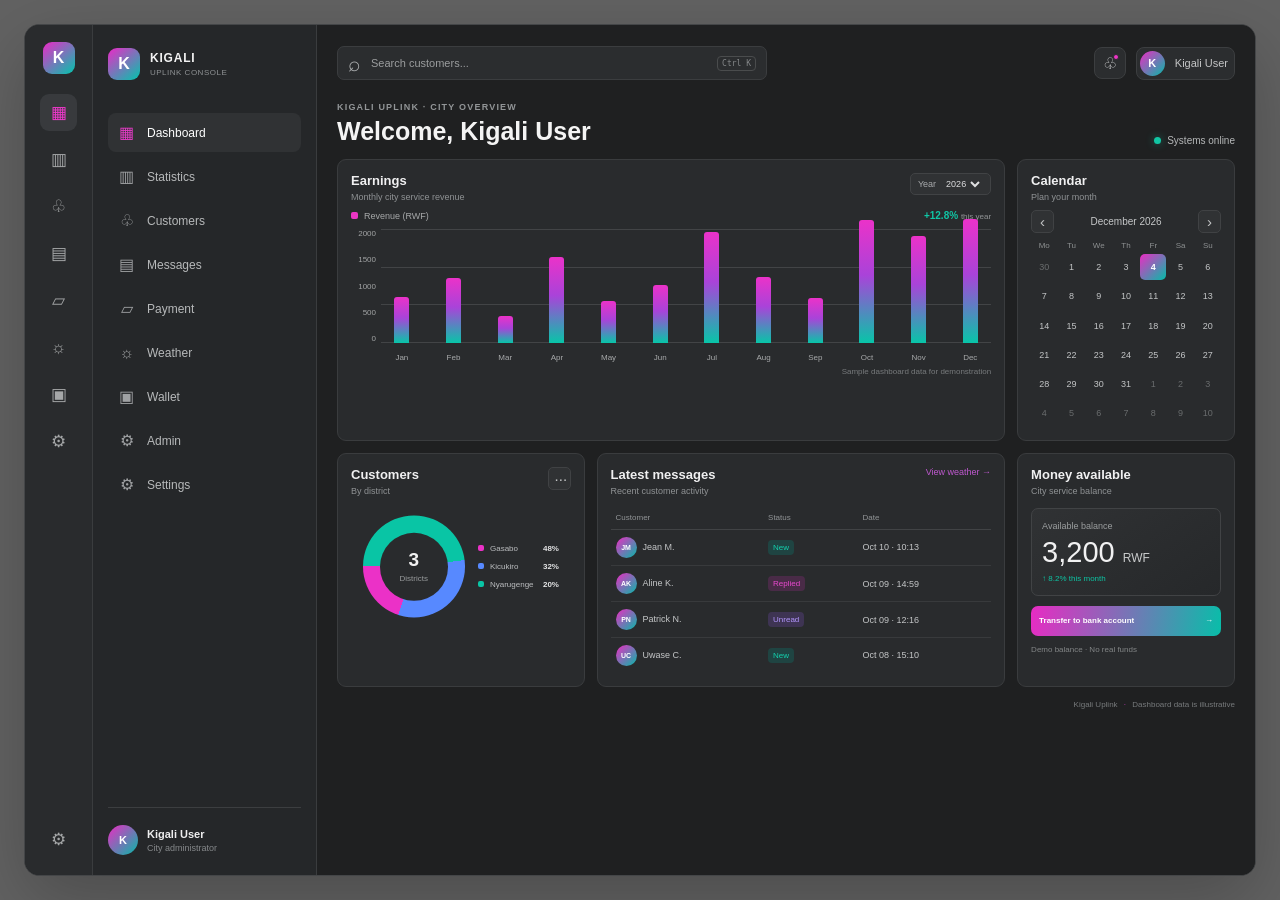
<file: index.html>
<!DOCTYPE html>
<html lang="en">

<head>
    <meta charset="UTF-8">
    <meta name="viewport" content="width=device-width, initial-scale=1.0">
    <meta name="theme-color" content="#202122">
    <title>Kigali Uplink | Dashboard</title>
    <link rel="stylesheet" href="style.css">
    <script src="script.js" defer></script>
</head>

<body data-page="dashboard" class="analytics-page">
    <main class="analytics-frame">
        <div class="analytics-app">
            <aside class="icon-rail" aria-label="Quick navigation">
                <a class="rail-brand" href="index.html" aria-label="Kigali Uplink home">
                    <span class="uplink-mark">K</span>
                </a>
                <a href="index.html" class="rail-link is-current" aria-label="Dashboard">▦</a>
                <a href="#earnings" class="rail-link" aria-label="Statistics">▥</a>
                <a href="#countries" class="rail-link" aria-label="Customers">♧</a>
                <a href="#messages" class="rail-link" aria-label="Messages">▤</a>
                <a href="#payment" class="rail-link" aria-label="Payment">▱</a>
                <a href="weather.html" class="rail-link" aria-label="Weather">☼</a>
                <a href="wallet.html" class="rail-link" aria-label="Wallet">▣</a>
                <a href="admin.html" class="rail-link" aria-label="Admin">⚙</a>
                <button class="rail-link rail-settings" id="rail-settings-button" type="button"
                    aria-label="Settings">⚙</button>
            </aside>

            <aside class="analytics-sidebar">
                <a class="analytics-brand" href="index.html">
                    <span class="uplink-mark">K</span>
                    <span><strong>KIGALI</strong><small>UPLINK CONSOLE</small></span>
                </a>

                <nav class="analytics-nav" aria-label="Main navigation">
                    <a class="analytics-nav-link is-current" href="index.html"><span>▦</span>Dashboard</a>
                    <a class="analytics-nav-link" href="#earnings"><span>▥</span>Statistics</a>
                    <a class="analytics-nav-link" href="#countries"><span>♧</span>Customers</a>
                    <a class="analytics-nav-link" href="#messages"><span>▤</span>Messages</a>
                    <a class="analytics-nav-link" href="#payment"><span>▱</span>Payment</a>
                    <a class="analytics-nav-link" href="weather.html"><span>☼</span>Weather</a>
                    <a class="analytics-nav-link" href="wallet.html"><span>▣</span>Wallet</a>
                    <a class="analytics-nav-link" href="admin.html"><span>⚙</span>Admin</a>
                    <button class="analytics-nav-link" type="button"
                        id="settings-button"><span>⚙</span>Settings</button>
                </nav>

                <div class="sidebar-account">
                    <span class="account-avatar">K</span>
                    <span><strong id="sidebar-user-name">Kigali User</strong><small>City administrator</small></span>
                </div>
            </aside>

            <section class="analytics-main" id="overview">
                <header class="analytics-topbar">
                    <label class="dashboard-search">
                        <span aria-hidden="true">⌕</span>
                        <input id="dashboard-search" type="search" placeholder="Search customers..."
                            aria-label="Search customers">
                        <kbd>Ctrl K</kbd>
                    </label>
                    <div class="topbar-actions">
                        <button class="icon-button notification-button" type="button" aria-label="Notifications">
                            ♧<span class="notification-dot"></span>
                        </button>
                        <div class="user-menu">
                            <span class="account-avatar">K</span>
                            <span id="topbar-user-name">Kigali User</span>
                        </div>
                    </div>
                </header>

                <div class="dashboard-intro">
                    <div>
                        <p class="dashboard-kicker">KIGALI UPLINK · CITY OVERVIEW</p>
                        <h1 id="welcome-heading">Dashboard</h1>
                    </div>
                    <span class="live-indicator"><i></i> Systems online</span>
                </div>

                <div class="analytics-grid">
                    <section class="analytics-panel earnings-panel" id="earnings">
                        <div class="panel-heading">
                            <div>
                                <h2>Earnings</h2>
                                <p class="panel-caption">Monthly city service revenue</p>
                            </div>
                            <label class="year-select">Year
                                <select aria-label="Earnings year">
                                    <option>2026</option>
                                    <option>2025</option>
                                    <option>2024</option>
                                </select>
                            </label>
                        </div>

                        <div class="chart-legend"><span><i></i>Revenue (RWF)</span><strong>+12.8% <small>this
                                    year</small></strong></div>
                        <div class="bar-chart" role="img"
                            aria-label="Illustrative monthly earnings chart, January to December">
                            <div class="chart-y-axis">
                                <span>2000</span><span>1500</span><span>1000</span><span>500</span><span>0</span>
                            </div>
                            <div class="chart-plot">
                                <div class="chart-gridlines"><i></i><i></i><i></i><i></i></div>
                                <div class="chart-bars">
                                    <span style="--bar-height: 34%"><i></i><small>Jan</small></span>
                                    <span style="--bar-height: 48%"><i></i><small>Feb</small></span>
                                    <span style="--bar-height: 20%"><i></i><small>Mar</small></span>
                                    <span style="--bar-height: 64%"><i></i><small>Apr</small></span>
                                    <span style="--bar-height: 31%"><i></i><small>May</small></span>
                                    <span style="--bar-height: 43%"><i></i><small>Jun</small></span>
                                    <span style="--bar-height: 82%"><i></i><small>Jul</small></span>
                                    <span style="--bar-height: 49%"><i></i><small>Aug</small></span>
                                    <span style="--bar-height: 33%"><i></i><small>Sep</small></span>
                                    <span style="--bar-height: 91%"><i></i><small>Oct</small></span>
                                    <span style="--bar-height: 79%"><i></i><small>Nov</small></span>
                                    <span style="--bar-height: 92%"><i></i><small>Dec</small></span>
                                </div>
                            </div>
                        </div>
                        <p class="demo-disclaimer">Sample dashboard data for demonstration</p>
                    </section>

                    <section class="analytics-panel calendar-panel">
                        <div class="panel-heading">
                            <div>
                                <h2>Calendar</h2>
                                <p class="panel-caption">Plan your month</p>
                            </div>
                        </div>
                        <div class="calendar-controls">
                            <button type="button" id="calendar-previous" aria-label="Previous month">‹</button>
                            <strong id="calendar-month">Loading...</strong>
                            <button type="button" id="calendar-next" aria-label="Next month">›</button>
                        </div>
                        <div class="calendar-grid calendar-weekdays" aria-hidden="true">
                            <span>Mo</span><span>Tu</span><span>We</span><span>Th</span><span>Fr</span><span>Sa</span><span>Su</span>
                        </div>
                        <div class="calendar-grid" id="calendar-days" aria-label="Calendar dates"></div>
                    </section>

                    <section class="analytics-panel countries-panel" id="countries">
                        <div class="panel-heading">
                            <div>
                                <h2>Customers</h2>
                                <p class="panel-caption">By district</p>
                            </div><button class="subtle-icon" type="button"
                                aria-label="More customer options">···</button>
                        </div>
                        <div class="customer-chart-wrap">
                            <div class="customer-donut" role="img"
                                aria-label="Customer distribution: Gasabo 48 percent, Kicukiro 32 percent, Nyarugenge 20 percent">
                                <div><strong>3</strong><small>Districts</small></div>
                            </div>
                            <ul class="district-legend">
                                <li><i class="legend-pink"></i>Gasabo <b>48%</b></li>
                                <li><i class="legend-blue"></i>Kicukiro <b>32%</b></li>
                                <li><i class="legend-green"></i>Nyarugenge <b>20%</b></li>
                            </ul>
                        </div>
                    </section>

                    <section class="analytics-panel messages-panel" id="messages">
                        <div class="panel-heading">
                            <div>
                                <h2>Latest messages</h2>
                                <p class="panel-caption">Recent customer activity</p>
                            </div><a class="view-all-link" href="weather.html">View weather →</a>
                        </div>
                        <div class="messages-table-wrap">
                            <table class="messages-table">
                                <thead>
                                    <tr>
                                        <th>Customer</th>
                                        <th>Status</th>
                                        <th>Date</th>
                                    </tr>
                                </thead>
                                <tbody id="customer-rows">
                                    <tr>
                                        <td><span class="table-avatar">JM</span>Jean M.</td>
                                        <td><span class="status-pill status-new">New</span></td>
                                        <td>Oct 10 · 10:13</td>
                                    </tr>
                                    <tr>
                                        <td><span class="table-avatar">AK</span>Aline K.</td>
                                        <td><span class="status-pill status-replied">Replied</span></td>
                                        <td>Oct 09 · 14:59</td>
                                    </tr>
                                    <tr>
                                        <td><span class="table-avatar">PN</span>Patrick N.</td>
                                        <td><span class="status-pill status-unread">Unread</span></td>
                                        <td>Oct 09 · 12:16</td>
                                    </tr>
                                    <tr>
                                        <td><span class="table-avatar">UC</span>Uwase C.</td>
                                        <td><span class="status-pill status-new">New</span></td>
                                        <td>Oct 08 · 15:10</td>
                                    </tr>
                                </tbody>
                            </table>
                            <p id="search-empty" class="search-empty" hidden>No customers match your search.</p>
                        </div>
                    </section>

                    <section class="analytics-panel payment-panel" id="payment">
                        <div class="panel-heading">
                            <div>
                                <h2>Money available</h2>
                                <p class="panel-caption">City service balance</p>
                            </div>
                        </div>
                        <div class="balance-card">
                            <span>Available balance</span>
                            <strong>3,200 <small>RWF</small></strong>
                            <span class="balance-change">↑ 8.2% this month</span>
                        </div>
                        <button type="button" class="transfer-button" id="transfer-button">Transfer to bank account
                            <span>→</span></button>
                        <p class="balance-note" id="balance-note">Demo balance · No real funds</p>
                    </section>
                </div>

                <footer class="analytics-footer">Kigali Uplink <span>·</span> Dashboard data is illustrative</footer>
            </section>
        </div>
    </main>

    <dialog class="settings-dialog" id="settings-dialog">
        <form method="dialog">
            <button class="dialog-close" aria-label="Close settings">×</button>
            <p class="dashboard-kicker">PREFERENCES</p>
            <h2>Dashboard settings</h2>
            <p>Account and dashboard controls are available here.</p>
            <a href="weather.html">Open live weather →</a>
            <button class="dialog-done">Done</button>
        </form>
    </dialog>
</body>

</html>
</file>
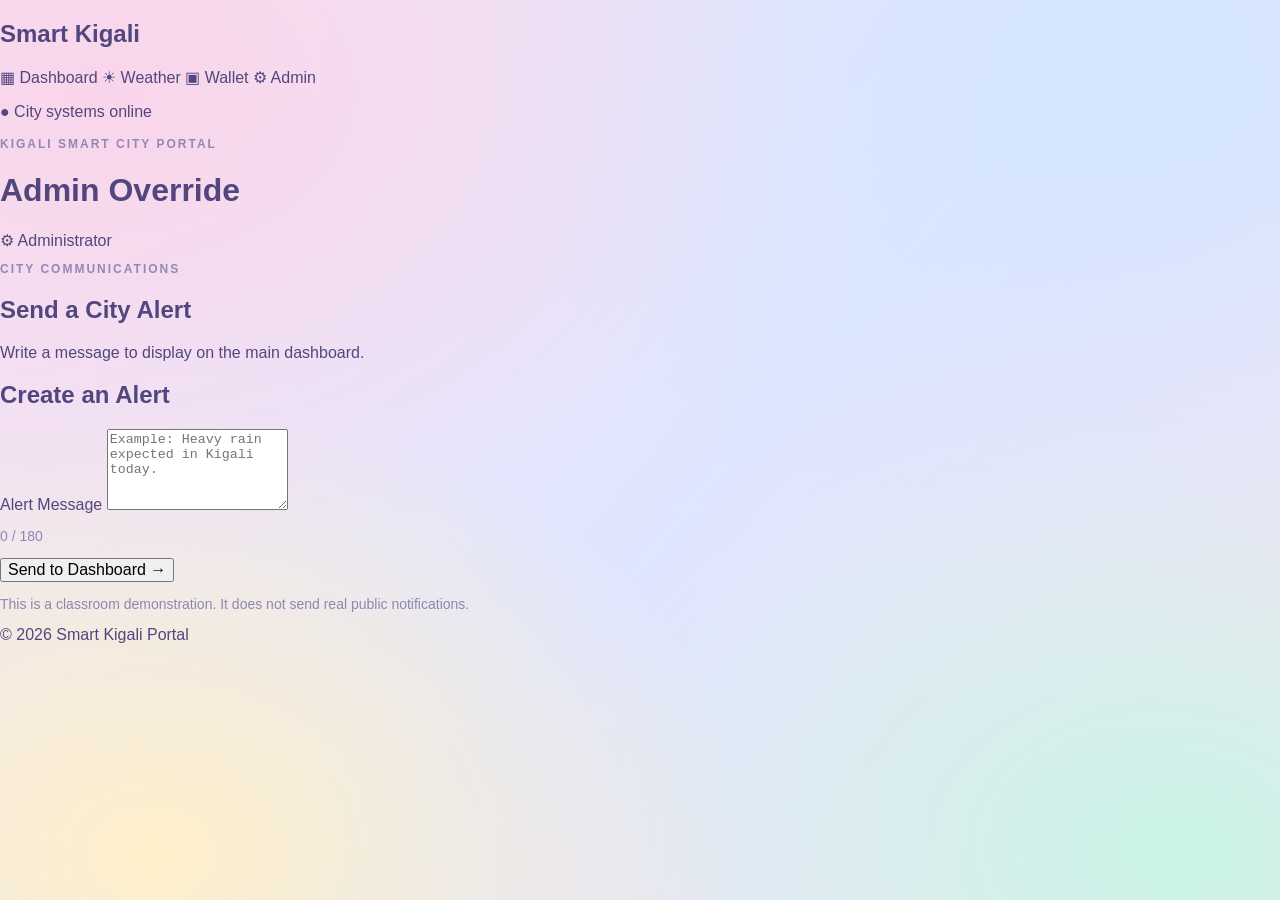
<file: admin.html>
<!DOCTYPE html>
<html lang="en">
<head>
    <meta charset="UTF-8">
    <meta name="viewport" content="width=device-width, initial-scale=1.0">
    <title>Smart Kigali | Admin</title>
    <link rel="stylesheet" href="style.css">
    <script src="script.js" defer></script>
</head>
<body data-page="admin">

    <div class="app">
        <aside class="sidebar">
            <h2 class="logo">Smart Kigali</h2>

            <nav>
                <a href="index.html">▦ Dashboard</a>
                <a href="weather.html">☀ Weather</a>
                <a href="wallet.html">▣ Wallet</a>
                <a href="admin.html" class="active">⚙ Admin</a>
            </nav>

            <p class="online">● City systems online</p>
        </aside>

        <main class="main-content">
            <header class="topbar">
                <div>
                    <p class="eyebrow">KIGALI SMART CITY PORTAL</p>
                    <h1>Admin Override</h1>
                </div>
                <div class="profile">⚙ Administrator</div>
            </header>

            <section class="welcome">
                <p class="eyebrow">CITY COMMUNICATIONS</p>
                <h2>Send a City Alert</h2>
                <p>Write a message to display on the main dashboard.</p>
            </section>

            <section class="panel">
                <h2>Create an Alert</h2>

                <form id="alert-form">
                    <label for="alert-message">Alert Message</label>

                    <textarea
                        id="alert-message"
                        name="alert-message"
                        rows="5"
                        maxlength="180"
                        placeholder="Example: Heavy rain expected in Kigali today."
                        autocomplete="off"
                        required
                    ></textarea>

                    <p id="character-count" class="muted">0 / 180</p>

                    <button type="submit">Send to Dashboard →</button>
                </form>

                <p class="muted">
                    This is a classroom demonstration. It does not
                    send real public notifications.
                </p>
            </section>

            <footer>© 2026 Smart Kigali Portal</footer>
        </main>
    </div>

</body>
</html>
</file>
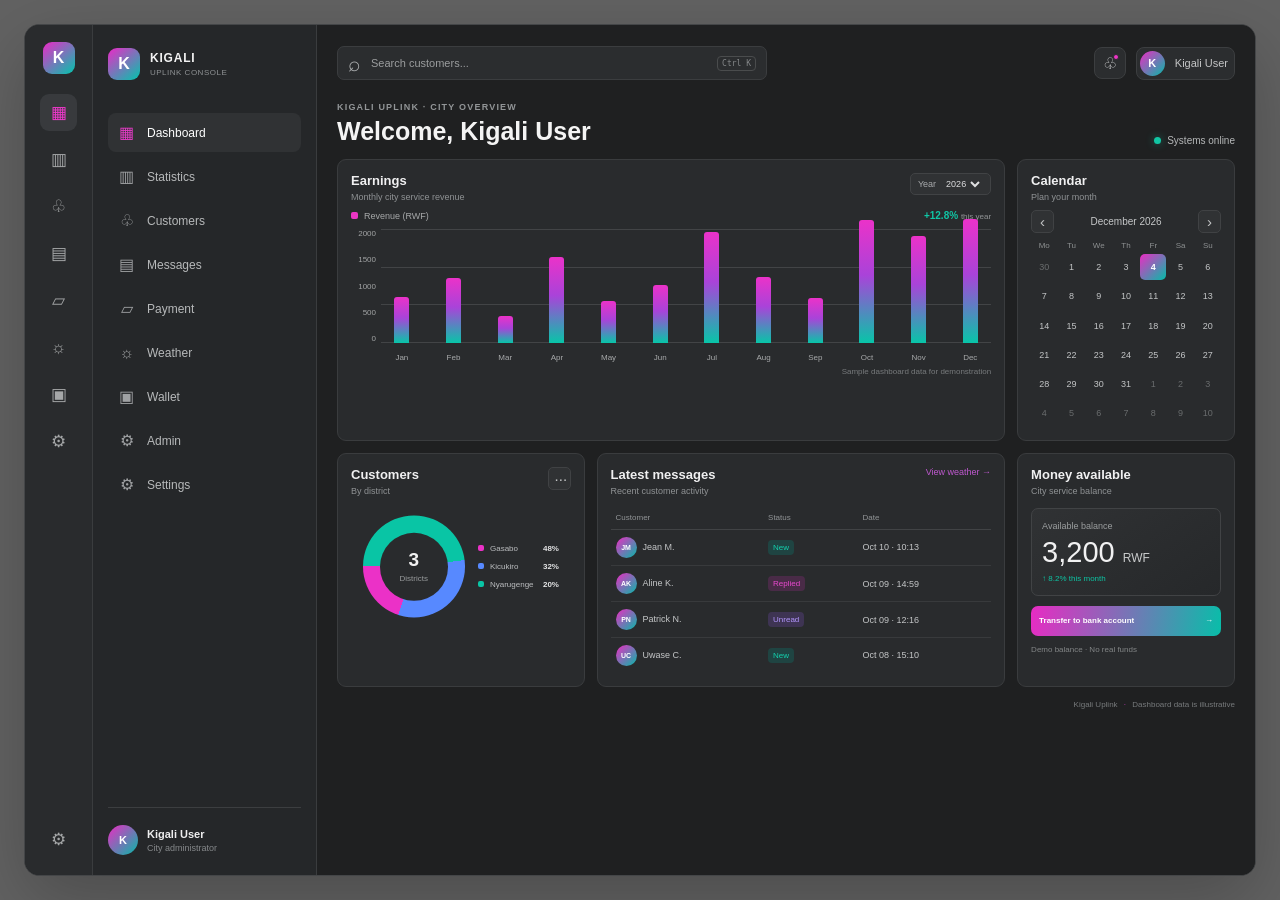
<file: dashboard.html>
<!DOCTYPE html>
<html lang="en">
<head>
    <meta charset="UTF-8">
    <meta name="viewport" content="width=device-width, initial-scale=1.0">
    <meta name="theme-color" content="#202122">
    <title>Kigali Uplink | Dashboard</title>
    <link rel="stylesheet" href="style.css">
    <script src="script.js" defer></script>
</head>
<body data-page="dashboard" class="analytics-page">
    <main class="analytics-frame">
        <div class="analytics-app">
            <aside class="icon-rail" aria-label="Quick navigation">
                <a class="rail-brand" href="index.html" aria-label="Kigali Uplink home">
                    <span class="uplink-mark">K</span>
                </a>
                <a href="index.html" class="rail-link is-current" aria-label="Dashboard">▦</a>
                <a href="#earnings" class="rail-link" aria-label="Statistics">▥</a>
                <a href="#countries" class="rail-link" aria-label="Customers">♧</a>
                <a href="#messages" class="rail-link" aria-label="Messages">▤</a>
                <a href="#payment" class="rail-link" aria-label="Payment">▱</a>
                <a href="weather.html" class="rail-link" aria-label="Weather">☼</a>
                <a href="wallet.html" class="rail-link" aria-label="Wallet">▣</a>
                <a href="admin.html" class="rail-link" aria-label="Admin">⚙</a>
                <button class="rail-link rail-settings" id="rail-settings-button" type="button" aria-label="Settings">⚙</button>
            </aside>

            <aside class="analytics-sidebar">
                <a class="analytics-brand" href="index.html">
                    <span class="uplink-mark">K</span>
                    <span><strong>KIGALI</strong><small>UPLINK CONSOLE</small></span>
                </a>

                <nav class="analytics-nav" aria-label="Main navigation">
                    <a class="analytics-nav-link is-current" href="index.html"><span>▦</span>Dashboard</a>
                    <a class="analytics-nav-link" href="#earnings"><span>▥</span>Statistics</a>
                    <a class="analytics-nav-link" href="#countries"><span>♧</span>Customers</a>
                    <a class="analytics-nav-link" href="#messages"><span>▤</span>Messages</a>
                    <a class="analytics-nav-link" href="#payment"><span>▱</span>Payment</a>
                    <a class="analytics-nav-link" href="weather.html"><span>☼</span>Weather</a>
                    <a class="analytics-nav-link" href="wallet.html"><span>▣</span>Wallet</a>
                    <a class="analytics-nav-link" href="admin.html"><span>⚙</span>Admin</a>
                    <button class="analytics-nav-link" type="button" id="settings-button"><span>⚙</span>Settings</button>
                </nav>

                <div class="sidebar-account">
                    <span class="account-avatar">K</span>
                    <span><strong id="sidebar-user-name">Kigali User</strong><small>City administrator</small></span>
                </div>
            </aside>

            <section class="analytics-main" id="overview">
                <header class="analytics-topbar">
                    <label class="dashboard-search">
                        <span aria-hidden="true">⌕</span>
                        <input id="dashboard-search" type="search" placeholder="Search customers..." aria-label="Search customers">
                        <kbd>Ctrl K</kbd>
                    </label>
                    <div class="topbar-actions">
                        <button class="icon-button notification-button" type="button" aria-label="Notifications">
                            ♧<span class="notification-dot"></span>
                        </button>
                        <div class="user-menu">
                            <span class="account-avatar">K</span>
                            <span id="topbar-user-name">Kigali User</span>
                        </div>
                    </div>
                </header>

                <div class="dashboard-intro">
                    <div>
                        <p class="dashboard-kicker">KIGALI UPLINK · CITY OVERVIEW</p>
                        <h1 id="welcome-heading">Dashboard</h1>
                    </div>
                    <span class="live-indicator"><i></i> Systems online</span>
                </div>

                <div class="analytics-grid">
                    <section class="analytics-panel earnings-panel" id="earnings">
                        <div class="panel-heading">
                            <div><h2>Earnings</h2><p class="panel-caption">Monthly city service revenue</p></div>
                            <label class="year-select">Year
                                <select aria-label="Earnings year">
                                    <option>2026</option>
                                    <option>2025</option>
                                    <option>2024</option>
                                </select>
                            </label>
                        </div>

                        <div class="chart-legend"><span><i></i>Revenue (RWF)</span><strong>+12.8% <small>this year</small></strong></div>
                        <div class="bar-chart" role="img" aria-label="Illustrative monthly earnings chart, January to December">
                            <div class="chart-y-axis"><span>2000</span><span>1500</span><span>1000</span><span>500</span><span>0</span></div>
                            <div class="chart-plot">
                                <div class="chart-gridlines"><i></i><i></i><i></i><i></i></div>
                                <div class="chart-bars">
                                    <span style="--bar-height: 34%"><i></i><small>Jan</small></span>
                                    <span style="--bar-height: 48%"><i></i><small>Feb</small></span>
                                    <span style="--bar-height: 20%"><i></i><small>Mar</small></span>
                                    <span style="--bar-height: 64%"><i></i><small>Apr</small></span>
                                    <span style="--bar-height: 31%"><i></i><small>May</small></span>
                                    <span style="--bar-height: 43%"><i></i><small>Jun</small></span>
                                    <span style="--bar-height: 82%"><i></i><small>Jul</small></span>
                                    <span style="--bar-height: 49%"><i></i><small>Aug</small></span>
                                    <span style="--bar-height: 33%"><i></i><small>Sep</small></span>
                                    <span style="--bar-height: 91%"><i></i><small>Oct</small></span>
                                    <span style="--bar-height: 79%"><i></i><small>Nov</small></span>
                                    <span style="--bar-height: 92%"><i></i><small>Dec</small></span>
                                </div>
                            </div>
                        </div>
                        <p class="demo-disclaimer">Sample dashboard data for demonstration</p>
                    </section>

                    <section class="analytics-panel calendar-panel">
                        <div class="panel-heading"><div><h2>Calendar</h2><p class="panel-caption">Plan your month</p></div></div>
                        <div class="calendar-controls">
                            <button type="button" id="calendar-previous" aria-label="Previous month">‹</button>
                            <strong id="calendar-month">Loading...</strong>
                            <button type="button" id="calendar-next" aria-label="Next month">›</button>
                        </div>
                        <div class="calendar-grid calendar-weekdays" aria-hidden="true">
                            <span>Mo</span><span>Tu</span><span>We</span><span>Th</span><span>Fr</span><span>Sa</span><span>Su</span>
                        </div>
                        <div class="calendar-grid" id="calendar-days" aria-label="Calendar dates"></div>
                    </section>

                    <section class="analytics-panel countries-panel" id="countries">
                        <div class="panel-heading"><div><h2>Customers</h2><p class="panel-caption">By district</p></div><button class="subtle-icon" type="button" aria-label="More customer options">···</button></div>
                        <div class="customer-chart-wrap">
                            <div class="customer-donut" role="img" aria-label="Customer distribution: Gasabo 48 percent, Kicukiro 32 percent, Nyarugenge 20 percent"><div><strong>3</strong><small>Districts</small></div></div>
                            <ul class="district-legend">
                                <li><i class="legend-pink"></i>Gasabo <b>48%</b></li>
                                <li><i class="legend-blue"></i>Kicukiro <b>32%</b></li>
                                <li><i class="legend-green"></i>Nyarugenge <b>20%</b></li>
                            </ul>
                        </div>
                    </section>

                    <section class="analytics-panel messages-panel" id="messages">
                        <div class="panel-heading"><div><h2>Latest messages</h2><p class="panel-caption">Recent customer activity</p></div><a class="view-all-link" href="weather.html">View weather →</a></div>
                        <div class="messages-table-wrap">
                            <table class="messages-table">
                                <thead><tr><th>Customer</th><th>Status</th><th>Date</th></tr></thead>
                                <tbody id="customer-rows">
                                    <tr><td><span class="table-avatar">JM</span>Jean M.</td><td><span class="status-pill status-new">New</span></td><td>Oct 10 · 10:13</td></tr>
                                    <tr><td><span class="table-avatar">AK</span>Aline K.</td><td><span class="status-pill status-replied">Replied</span></td><td>Oct 09 · 14:59</td></tr>
                                    <tr><td><span class="table-avatar">PN</span>Patrick N.</td><td><span class="status-pill status-unread">Unread</span></td><td>Oct 09 · 12:16</td></tr>
                                    <tr><td><span class="table-avatar">UC</span>Uwase C.</td><td><span class="status-pill status-new">New</span></td><td>Oct 08 · 15:10</td></tr>
                                </tbody>
                            </table>
                            <p id="search-empty" class="search-empty" hidden>No customers match your search.</p>
                        </div>
                    </section>

                    <section class="analytics-panel payment-panel" id="payment">
                        <div class="panel-heading"><div><h2>Money available</h2><p class="panel-caption">City service balance</p></div></div>
                        <div class="balance-card">
                            <span>Available balance</span>
                            <strong>3,200 <small>RWF</small></strong>
                            <span class="balance-change">↑ 8.2% this month</span>
                        </div>
                        <button type="button" class="transfer-button" id="transfer-button">Transfer to bank account <span>→</span></button>
                        <p class="balance-note" id="balance-note">Demo balance · No real funds</p>
                    </section>
                </div>

                <footer class="analytics-footer">Kigali Uplink <span>·</span> Dashboard data is illustrative</footer>
            </section>
        </div>
    </main>

    <dialog class="settings-dialog" id="settings-dialog">
        <form method="dialog">
            <button class="dialog-close" aria-label="Close settings">×</button>
            <p class="dashboard-kicker">PREFERENCES</p>
            <h2>Dashboard settings</h2>
            <p>Account and dashboard controls are available here.</p>
            <a href="weather.html">Open live weather →</a>
            <button class="dialog-done">Done</button>
        </form>
    </dialog>
</body>
</html>
</file>
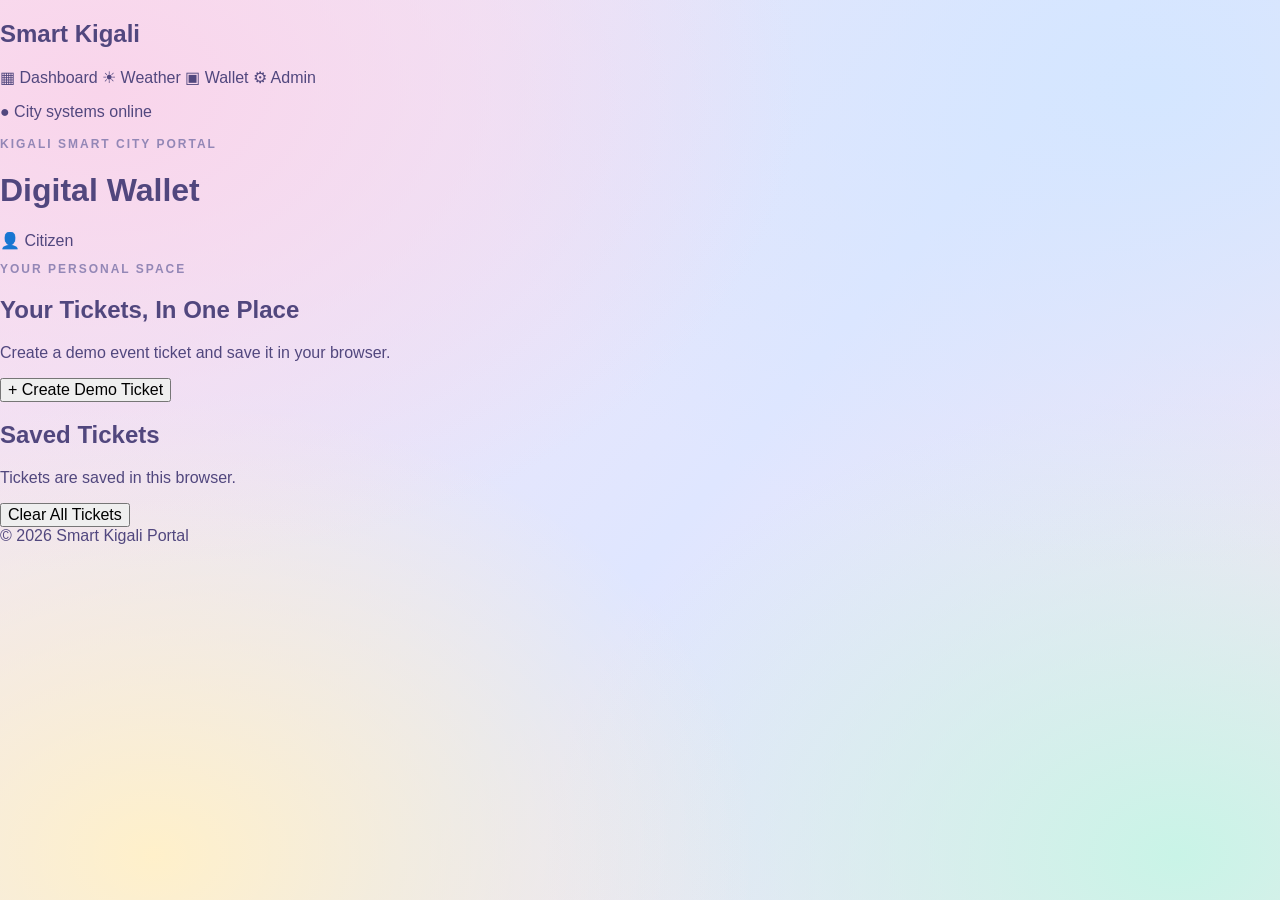
<file: wallet.html>
<!DOCTYPE html>
<html lang="en">
<head>
    <meta charset="UTF-8">
    <meta name="viewport" content="width=device-width, initial-scale=1.0">
    <title>Smart Kigali | Wallet</title>
    <link rel="stylesheet" href="style.css">
    <script src="script.js" defer></script>
</head>
<body data-page="wallet">

    <div class="app">
        <aside class="sidebar">
            <h2 class="logo">Smart Kigali</h2>

            <nav>
                <a href="index.html">▦ Dashboard</a>
                <a href="weather.html">☀ Weather</a>
                <a href="wallet.html" class="active">▣ Wallet</a>
                <a href="admin.html">⚙ Admin</a>
            </nav>

            <p class="online">● City systems online</p>
        </aside>

        <main class="main-content">
            <header class="topbar">
                <div>
                    <p class="eyebrow">KIGALI SMART CITY PORTAL</p>
                    <h1>Digital Wallet</h1>
                </div>
                <div class="profile">👤 Citizen</div>
            </header>

            <section class="welcome">
                <p class="eyebrow">YOUR PERSONAL SPACE</p>
                <h2>Your Tickets, In One Place</h2>
                <p>Create a demo event ticket and save it in your browser.</p>

                <button id="add-ticket">+ Create Demo Ticket</button>
            </section>

            <section>
                <h2 class="section-title">Saved Tickets</h2>

                <p id="wallet-status" class="notice">
                    Tickets are saved in this browser.
                </p>

                <div id="ticket-list"></div>

                <button id="clear-tickets" class="secondary-button">
                    Clear All Tickets
                </button>
            </section>

            <footer>© 2026 Smart Kigali Portal</footer>
        </main>
    </div>

</body>
</html>
</file>
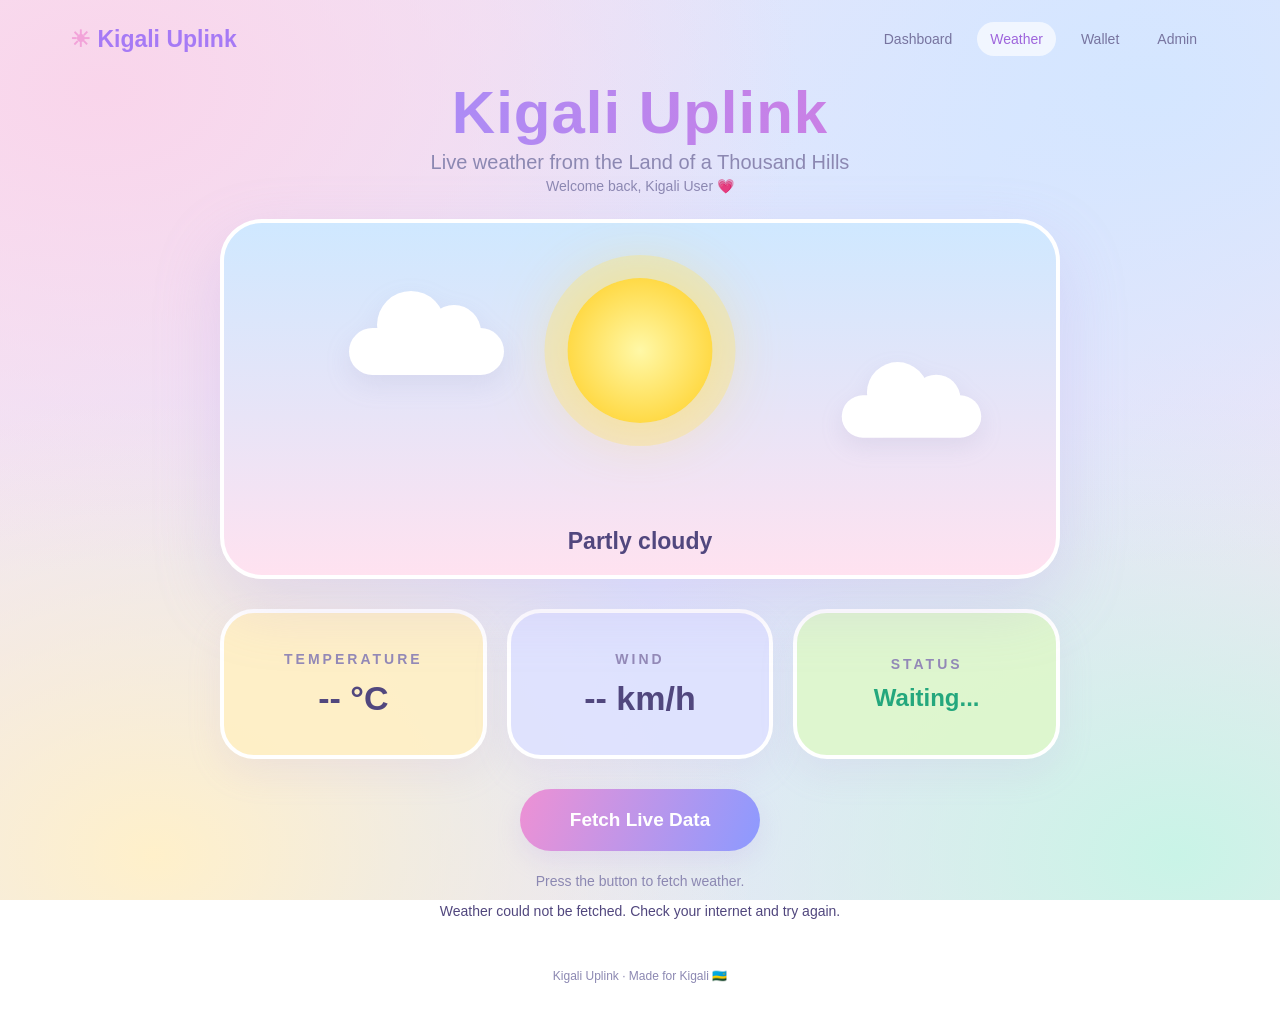
<file: weather.html>
<!DOCTYPE html>
<html lang="en">
<head>
    <meta charset="UTF-8">
    <meta name="viewport" content="width=device-width, initial-scale=1.0">
    <title>Kigali Uplink | Weather</title>
    <link rel="stylesheet" href="style.css">
    <script src="script.js" defer></script>
</head>
<body data-page="weather">

    <header class="site-header weather-header">
        <a class="site-logo" href="index.html">
            <span class="mini-sun">☀</span> Kigali Uplink
        </a>

        <nav class="site-nav">
            <a href="index.html">Dashboard</a>
            <a class="nav-active" href="weather.html">Weather</a>
            <a href="wallet.html">Wallet</a>
            <a href="admin.html">Admin</a>
        </nav>
    </header>

    <main class="weather-page">
        <section class="weather-title">
            <h1>Kigali Uplink</h1>
            <p>Live weather from the Land of a Thousand Hills</p>
            <p id="weather-greeting" class="weather-greeting"></p>
        </section>

        <section
            class="weather-scene"
            id="weather-scene"
            data-condition="partly-cloudy"
            aria-label="Illustration of the current weather"
        >
            <div class="sun" id="sun-illustration"></div>

            <div class="cloud cloud-one" id="cloud-one"></div>
            <div class="cloud cloud-two" id="cloud-two"></div>

            <div class="rain-drops" id="rain-drops" aria-hidden="true">
                💧 💧 💧 💧 💧 💧 💧
            </div>

            <div class="snowflakes" id="snowflakes" aria-hidden="true">
                ❄️ ❄️ ❄️ ❄️ ❄️
            </div>

            <div class="scene-condition" id="weather-condition">
                Partly cloudy
            </div>
        </section>

        <section class="weather-stats">
            <article class="weather-stat temperature-card">
                <p>TEMPERATURE</p>
                <h2 id="temperature-value">-- °C</h2>
            </article>

            <article class="weather-stat wind-card">
                <p>WIND</p>
                <h2 id="wind-value">-- km/h</h2>
            </article>

            <article class="weather-stat status-card">
                <p>STATUS</p>
                <h2 id="condition-status">Waiting...</h2>
            </article>
        </section>

        <div class="weather-actions">
            <button id="fetch-weather" class="fetch-button" type="button">
                Fetch Live Data
            </button>

            <p id="updated-time" aria-live="polite">
                Press the button to fetch weather.
            </p>

            <p id="weather-error" class="form-message" aria-live="polite"></p>
        </div>

        <footer class="page-footer weather-footer">
            Kigali Uplink · Made for Kigali 🇷🇼
        </footer>
    </main>

</body>
</html>
</file>
<file: style.css>
/* =====================================
   KIGALI UPLINK - PASTEL THEME
===================================== */

:root {
    --pink: #f39cda;
    --pink-light: #ffe1ef;
    --lavender: #ad91ff;
    --blue: #91b7ff;
    --blue-light: #d6e9ff;
    --purple-text: #51477e;
    --muted: #8c88b2;
    --white: #ffffff;
    --green: #24a77d;
}

* {
    box-sizing: border-box;
}

body {
    margin: 0;
    min-height: 100vh;
    color: var(--purple-text);
    font-family: "Segoe UI", Arial, sans-serif;
    background:
        radial-gradient(ellipse at 8% 10%, #f9d5eb 0%, transparent 42%),
        radial-gradient(ellipse at 90% 10%, #d4e6ff 0%, transparent 42%),
        radial-gradient(ellipse at 12% 95%, #fff0ca 0%, transparent 38%),
        radial-gradient(ellipse at 92% 95%, #c9f4e7 0%, transparent 38%),
        linear-gradient(130deg, #f8e5f3, #dfe6ff 55%, #fbe3f0);
    background-attachment: fixed;
}

a {
    color: inherit;
    text-decoration: none;
}

button,
input {
    font: inherit;
}

button {
    cursor: pointer;
}

button:focus-visible,
a:focus-visible,
input:focus-visible {
    outline: 3px solid #8872ef;
    outline-offset: 3px;
}

/* BRAND AND NAVIGATION */

.site-header {
    max-width: 1200px;
    margin: auto;
    padding: 22px 30px;
    display: flex;
    justify-content: space-between;
    align-items: center;
    gap: 20px;
}

.site-logo {
    color: #a67af5;
    font-size: 23px;
    font-weight: 800;
    white-space: nowrap;
}

.mini-sun {
    color: #f2a3d9;
}

.site-nav {
    display: flex;
    align-items: center;
    gap: 12px;
    flex-wrap: wrap;
}

.site-nav a {
    padding: 9px 13px;
    border-radius: 20px;
    color: #77749f;
    font-size: 14px;
}

.site-nav a:hover,
.site-nav .nav-active {
    background: #ffffffa8;
    color: #9e65dc;
}

.logout-button {
    padding: 9px 14px;
    border: 1px solid #ffffff;
    border-radius: 20px;
    background: #ffffff80;
    color: var(--purple-text);
}

.logout-button:hover {
    background: white;
}

/* BUTTONS */

.primary-button,
.fetch-button {
    display: inline-block;
    border: 0;
    color: white;
    font-weight: 700;
    background: linear-gradient(110deg, #ee91d4, #8c9aff);
    box-shadow: 0 10px 25px #b7a1e633;
    transition: transform 0.2s, filter 0.2s;
}

.primary-button {
    padding: 13px 20px;
    border-radius: 14px;
}

.inline-button {
    margin-top: 12px;
}

.primary-button:hover,
.fetch-button:hover {
    filter: brightness(1.06);
    transform: translateY(-2px);
}

.primary-button:active,
.fetch-button:active {
    transform: scale(0.97);
}

.primary-button:disabled,
.fetch-button:disabled {
    opacity: 0.65;
    cursor: wait;
}

/* ACCOUNT PAGE */

.auth-page {
    width: min(100% - 30px, 510px);
    margin: 0 auto;
    padding: 35px 0 20px;
}

.auth-brand {
    text-align: center;
    margin-bottom: 24px;
}

.brand-icon {
    font-size: 40px;
}

.auth-brand h1 {
    font-size: clamp(34px, 7vw, 50px);
    margin: 0;
    letter-spacing: 1px;
    color: #b17df2;
}

.auth-brand p {
    color: var(--muted);
    margin-top: 6px;
}

.auth-card {
    background: #ffffffb8;
    border: 2px solid #ffffff;
    border-radius: 25px;
    padding: 28px;
    box-shadow: 0 20px 60px #b7a1e633;
    backdrop-filter: blur(12px);
}

.auth-tabs {
    display: grid;
    grid-template-columns: 1fr 1fr;
    gap: 8px;
    padding: 5px;
    background: #f0e7fb;
    border-radius: 14px;
    margin-bottom: 25px;
}

.tab {
    padding: 11px;
    border: 0;
    border-radius: 11px;
    background: transparent;
    color: #827aa6;
    font-weight: 700;
}

.tab.active {
    background: white;
    color: #a26cdd;
    box-shadow: 0 3px 12px #a58bd522;
}

.auth-card h2 {
    margin-bottom: 5px;
}

.muted {
    color: var(--muted);
    font-size: 14px;
}

.auth-card label {
    display: block;
    margin: 17px 0 7px;
    font-weight: 600;
    font-size: 14px;
}

.auth-card input {
    width: 100%;
    padding: 13px 14px;
    border: 1px solid #e4d9f3;
    border-radius: 12px;
    background: #ffffffc9;
    color: var(--purple-text);
}

.auth-card input::placeholder {
    color: #aaa3c1;
}

.full-button {
    width: 100%;
    margin-top: 23px;
}

.form-message {
    font-size: 14px;
    overflow-wrap: anywhere;
}

.auth-note,
.auth-footer {
    text-align: center;
    color: var(--muted);
    font-size: 12px;
}

.auth-note {
    margin: 22px 0 0;
}

.auth-footer {
    margin-top: 22px;
}

/* DASHBOARD */

.page-container {
    max-width: 1100px;
    margin: 0 auto;
    padding: 20px 30px 35px;
}

.welcome-banner {
    display: flex;
    justify-content: space-between;
    align-items: center;
    gap: 20px;
    padding: 35px;
    border: 2px solid white;
    border-radius: 25px;
    background: linear-gradient(115deg, #fbd9edcc, #d8e4ffdb);
    box-shadow: 0 15px 45px #b8a2e522;
}

.eyebrow {
    color: #9387b6;
    font-weight: 800;
    letter-spacing: 2px;
    font-size: 12px;
}

.welcome-banner h1 {
    font-size: clamp(26px, 5vw, 38px);
    margin: 8px 0;
    overflow-wrap: anywhere;
}

.welcome-banner p:not(.eyebrow) {
    color: #817ba4;
}

.welcome-decoration {
    font-size: clamp(60px, 10vw, 100px);
    filter: drop-shadow(0 10px 18px #ffc94d66);
}

.dashboard-heading {
    margin: 35px 0 18px;
}

.dashboard-heading h2 {
    margin: 5px 0;
}

.summary-grid {
    display: grid;
    grid-template-columns: repeat(3, minmax(0, 1fr));
    gap: 18px;
}

.summary-card {
    border: 2px solid white;
    border-radius: 22px;
    padding: 22px;
    box-shadow: 0 12px 30px #b7a1e522;
}

.pink-card {
    background: #ffe8f0d9;
}

.blue-card {
    background: #dce7ffd9;
}

.green-card {
    background: #d9f8e2d9;
}

.summary-icon {
    font-size: 27px;
}

.summary-card p {
    color: #8c84ad;
    font-size: 14px;
}

.summary-card h2 {
    font-size: clamp(19px, 2.5vw, 28px);
    margin: 7px 0;
    overflow-wrap: anywhere;
}

.summary-card small {
    color: #8b85a7;
}

.weather-preview {
    margin-top: 25px;
    padding: 27px;
    display: flex;
    justify-content: space-between;
    align-items: center;
    flex-wrap: wrap;
    gap: 20px;
    background: #ffffffa8;
    border: 2px solid white;
    border-radius: 22px;
}

.weather-preview h2 {
    margin: 8px 0;
}

.weather-preview p:not(.eyebrow) {
    color: var(--muted);
}

.page-footer {
    padding: 30px 10px 10px;
    text-align: center;
    color: var(--muted);
    font-size: 12px;
}

/* WEATHER PAGE */

.weather-page {
    width: min(100% - 30px, 840px);
    margin: 0 auto;
    padding: 0 0 30px;
}

.weather-title {
    text-align: center;
    margin: 0 0 25px;
}

.weather-title h1 {
    font-size: clamp(36px, 7vw, 60px);
    letter-spacing: 1px;
    margin: 0;
    color: #b184fa;
    background: linear-gradient(90deg, #9b92ff, #db79db);
    -webkit-background-clip: text;
    background-clip: text;
    -webkit-text-fill-color: transparent;
}

.weather-title p {
    color: var(--muted);
    font-size: clamp(14px, 3vw, 20px);
    margin: 4px 0;
}

.weather-greeting {
    font-size: 14px !important;
}

/* SKY ILLUSTRATION */

.weather-scene {
    height: 360px;
    position: relative;
    overflow: hidden;
    border: 4px solid white;
    border-radius: 42px;
    background: linear-gradient(
        180deg,
        #cfe8ff 0%,
        #e8e4f7 55%,
        #ffe2f0 100%
    );
    box-shadow: 0 25px 65px #b9a0df42;
    transition: background 0.5s;
}

.sun {
    position: absolute;
    top: 55px;
    left: 50%;
    transform: translateX(-50%);
    width: 145px;
    height: 145px;
    border-radius: 50%;
    background: radial-gradient(circle, #fff8a7, #ffda47 70%);
    box-shadow: 0 0 0 23px #ffe36a55, 0 0 70px #ffd95a99;
    transition: opacity 0.4s, transform 0.4s;
}

.cloud {
    position: absolute;
    width: 155px;
    height: 47px;
    background: white;
    border-radius: 50px;
    filter: drop-shadow(0 10px 12px #8d88b522);
    transition: opacity 0.4s, transform 0.4s;
}

.cloud::before,
.cloud::after {
    content: "";
    position: absolute;
    bottom: 16px;
    background: white;
    border-radius: 50%;
}

.cloud::before {
    left: 28px;
    width: 68px;
    height: 68px;
}

.cloud::after {
    right: 23px;
    width: 54px;
    height: 54px;
}

.cloud-one {
    left: 15%;
    top: 105px;
}

.cloud-two {
    right: 9%;
    top: 170px;
    transform: scale(0.9);
}

.scene-condition {
    position: absolute;
    bottom: 20px;
    left: 0;
    right: 0;
    text-align: center;
    font-size: 23px;
    font-weight: 750;
    z-index: 2;
}

.rain-drops,
.snowflakes {
    display: none;
    position: absolute;
    top: 210px;
    left: 0;
    right: 0;
    text-align: center;
    font-size: 25px;
    letter-spacing: 7px;
    animation: falling 1.4s linear infinite;
}

.snowflakes {
    font-size: 22px;
}

@keyframes falling {
    0% { transform: translateY(-5px); }
    100% { transform: translateY(25px); }
}

/* SCENE CHANGES BASED ON JAVASCRIPT */

.weather-scene[data-condition="sunny"] {
    background: linear-gradient(180deg, #bde4ff, #ffe9d3 75%, #fff0e9);
}

.weather-scene[data-condition="sunny"] .cloud-two {
    opacity: 0.15;
}

.weather-scene[data-condition="cloudy"] {
    background: linear-gradient(180deg, #b8c8df, #e5dfee 75%, #e9ddeb);
}

.weather-scene[data-condition="cloudy"] .sun {
    opacity: 0.2;
}

.weather-scene[data-condition="cloudy"] .cloud {
    transform: scale(1.2);
}

.weather-scene[data-condition="rainy"] {
    background: linear-gradient(180deg, #859cb9, #c6c9dd 70%, #e5d9e7);
}

.weather-scene[data-condition="rainy"] .sun,
.weather-scene[data-condition="rainy"] .snowflakes {
    display: none;
}

.weather-scene[data-condition="rainy"] .cloud {
    background: #f5f5fb;
}

.weather-scene[data-condition="rainy"] .cloud::before,
.weather-scene[data-condition="rainy"] .cloud::after {
    background: #f5f5fb;
}

.weather-scene[data-condition="rainy"] .rain-drops {
    display: block;
}

.weather-scene[data-condition="cold"] {
    background: linear-gradient(180deg, #c6e8ff, #eef4ff 75%, #e5e9ff);
}

.weather-scene[data-condition="cold"] .sun {
    opacity: 0.12;
}

.weather-scene[data-condition="cold"] .snowflakes {
    display: block;
}

.weather-scene[data-condition="partly-cloudy"] .cloud-one {
    left: 15%;
}

.weather-scene[data-condition="partly-cloudy"] .cloud-two {
    right: 8%;
}

/* WEATHER CARDS */

.weather-stats {
    display: grid;
    grid-template-columns: repeat(3, minmax(0, 1fr));
    gap: 20px;
    margin-top: 30px;
}

.weather-stat {
    min-height: 150px;
    padding: 20px 12px;
    display: flex;
    flex-direction: column;
    align-items: center;
    justify-content: center;
    text-align: center;
    border: 4px solid white;
    border-radius: 34px;
    box-shadow: 0 14px 35px #b8a0dd22;
}

.weather-stat p {
    font-size: 14px;
    letter-spacing: 3px;
    color: #9389b7;
    font-weight: 800;
    margin: 0 0 12px;
}

.weather-stat h2 {
    font-size: clamp(18px, 3vw, 34px);
    margin: 0;
    overflow-wrap: anywhere;
}

.temperature-card {
    background: #fff0c5e8;
}

.wind-card {
    background: #dfe2ffe8;
}

.status-card {
    background: #def8cce8;
}

.status-card h2 {
    color: #24a77d;
    font-size: clamp(16px, 2.4vw, 24px);
}

.weather-actions {
    text-align: center;
    margin-top: 30px;
}

.fetch-button {
    padding: 20px 50px;
    border-radius: 40px;
    font-size: 19px;
}

#updated-time {
    color: var(--muted);
    margin-top: 22px;
    font-size: 14px;
}

.weather-footer {
    margin-top: 20px;
}

/* RESPONSIVE */

[hidden] {
    display: none !important;
}

@media (max-width: 700px) {
    .site-header {
        padding: 15px;
        flex-direction: column;
    }

    .site-nav {
        justify-content: center;
    }

    .page-container {
        padding: 15px;
    }

    .welcome-banner {
        padding: 22px;
    }

    .summary-grid {
        grid-template-columns: 1fr;
    }

    .weather-page {
        width: calc(100% - 24px);
    }

    .weather-scene {
        height: 300px;
        border-radius: 30px;
    }

    .sun {
        width: 110px;
        height: 110px;
        top: 48px;
    }

    .cloud {
        transform: scale(0.75);
    }

    .cloud-one {
        left: -10px;
        top: 105px;
    }

    .cloud-two {
        right: -15px;
        top: 155px;
    }

    .weather-stats {
        grid-template-columns: 1fr;
        gap: 12px;
    }

    .weather-stat {
        min-height: 120px;
    }

    .fetch-button {
        padding: 17px 35px;
    }

    .auth-card {
        padding: 20px;
    }
}

/* ANALYTICS DASHBOARD */

.analytics-page {
    min-height: 100vh;
    color: #f0f0f1;
    background: #626262;
    font-family: Inter, "Segoe UI", Arial, sans-serif;
}

.analytics-frame {
    min-height: 100vh;
    padding: 24px;
    display: grid;
    place-items: center;
}

.analytics-app {
    width: min(100%, 1500px);
    min-height: min(860px, calc(100vh - 48px));
    display: grid;
    grid-template-columns: 68px 224px minmax(0, 1fr);
    overflow: hidden;
    background: #202122;
    border: 1px solid #444648;
    border-radius: 15px;
    box-shadow: 0 24px 70px #00000038;
}

.icon-rail {
    padding: 17px 10px;
    display: flex;
    flex-direction: column;
    align-items: center;
    gap: 10px;
    background: #292b2d;
    border-right: 1px solid #3a3c3e;
}

.uplink-mark {
    width: 32px;
    height: 32px;
    flex: 0 0 32px;
    display: grid;
    place-items: center;
    border-radius: 9px;
    color: white;
    font-size: 16px;
    font-weight: 900;
    background: linear-gradient(140deg, #ec29c7, #00c6ac);
}

.rail-brand {
    margin: 0 0 10px;
}

.rail-link {
    width: 37px;
    height: 37px;
    display: grid;
    place-items: center;
    border: 0;
    border-radius: 9px;
    color: #a5a7a8;
    background: transparent;
    font-size: 17px;
    transition: color 0.18s ease, background 0.18s ease;
}

.rail-link:hover,
.rail-link.is-current {
    color: #f239ce;
    background: #383a3d;
}

.rail-settings {
    margin-top: auto;
}

.analytics-sidebar {
    padding: 20px 15px;
    display: flex;
    flex-direction: column;
    min-width: 0;
    background: #252729;
    border-right: 1px solid #3a3c3e;
}

.analytics-brand {
    min-height: 38px;
    margin: 0 0 30px;
    display: flex;
    align-items: center;
    gap: 10px;
    color: #f2f2f2;
}

.analytics-brand strong,
.analytics-brand small,
.sidebar-account strong,
.sidebar-account small {
    display: block;
}

.analytics-brand strong {
    font-size: 12px;
    letter-spacing: 0.8px;
}

.analytics-brand small {
    margin-top: 3px;
    color: #8f9294;
    font-size: 8px;
    letter-spacing: 0.5px;
}

.analytics-nav {
    display: grid;
    gap: 5px;
}

.analytics-nav-link {
    min-height: 39px;
    padding: 0 10px;
    display: flex;
    align-items: center;
    gap: 12px;
    border: 0;
    border-radius: 8px;
    color: #b7b9ba;
    background: transparent;
    font-size: 12px;
    text-align: left;
    transition: background 0.18s ease, color 0.18s ease;
}

.analytics-nav-link span {
    width: 17px;
    color: #9fa1a3;
    font-size: 16px;
    text-align: center;
}

.analytics-nav-link:hover,
.analytics-nav-link.is-current {
    color: #fff;
    background: #303234;
}

.analytics-nav-link.is-current span {
    color: #e63cc7;
}

.analytics-nav button {
    width: 100%;
    cursor: pointer;
    font-family: inherit;
}

.sidebar-account {
    margin-top: auto;
    padding-top: 17px;
    display: flex;
    align-items: center;
    gap: 9px;
    border-top: 1px solid #3c3e40;
    min-width: 0;
}

.account-avatar,
.table-avatar {
    width: 30px;
    height: 30px;
    flex: 0 0 30px;
    display: inline-grid;
    place-items: center;
    border-radius: 50%;
    color: #fff;
    font-size: 11px;
    font-weight: 700;
    background: linear-gradient(135deg, #ed2bc3, #04baa8);
}

.sidebar-account strong {
    max-width: 140px;
    overflow: hidden;
    color: #eeeeef;
    font-size: 11px;
    text-overflow: ellipsis;
    white-space: nowrap;
}

.sidebar-account small {
    margin-top: 3px;
    color: #85888a;
    font-size: 9px;
}

.analytics-main {
    min-width: 0;
    padding: 17px 20px 12px;
    background: #1f2021;
}

.analytics-topbar {
    min-height: 42px;
    display: flex;
    align-items: center;
    justify-content: space-between;
    gap: 15px;
}

.dashboard-search {
    width: min(430px, 60%);
    height: 34px;
    padding: 0 10px;
    display: flex;
    align-items: center;
    gap: 8px;
    border: 1px solid #3b3d3f;
    border-radius: 7px;
    color: #aeb0b1;
    background: #2b2d2f;
}

.dashboard-search > span {
    font-size: 21px;
    line-height: 1;
}

.dashboard-search input {
    width: 100%;
    min-width: 0;
    border: 0;
    outline: 0;
    color: #eeeeef;
    background: transparent;
    font-size: 11px;
}

.dashboard-search input::placeholder {
    color: #9b9d9e;
}

.dashboard-search kbd {
    padding: 2px 4px;
    border: 1px solid #4a4c4d;
    border-radius: 4px;
    color: #85888a;
    font-size: 8px;
    white-space: nowrap;
}

.topbar-actions,
.user-menu {
    display: flex;
    align-items: center;
    gap: 10px;
}

.topbar-actions {
    color: #c4c5c6;
    font-size: 11px;
}

.icon-button {
    width: 32px;
    height: 32px;
    position: relative;
    border: 1px solid #3c3e40;
    border-radius: 8px;
    color: #d5d6d7;
    background: #2b2d2f;
    font-size: 16px;
}

.notification-dot {
    width: 6px;
    height: 6px;
    position: absolute;
    top: 6px;
    right: 6px;
    border: 1px solid #2b2d2f;
    border-radius: 50%;
    background: #ed35c6;
}

.user-menu {
    flex-shrink: 0;
    padding: 3px 6px 3px 3px;
    border: 1px solid #3c3e40;
    border-radius: 8px;
    background: #2b2d2f;
}

.user-menu .account-avatar {
    width: 25px;
    height: 25px;
    flex-basis: 25px;
}

.user-menu > span:nth-child(2) {
    max-width: 95px;
    overflow: hidden;
    text-overflow: ellipsis;
    white-space: nowrap;
}

.signout-button {
    padding: 5px 7px;
    border: 0;
    border-left: 1px solid #444648;
    color: #c9cacc;
    background: transparent;
    font-size: 10px;
}

.dashboard-intro {
    margin: 18px 0 13px;
    display: flex;
    align-items: end;
    justify-content: space-between;
    gap: 12px;
}

.dashboard-kicker {
    margin: 0 0 4px;
    color: #929597;
    font-size: 9px;
    font-weight: 700;
    letter-spacing: 1.2px;
}

.dashboard-intro h1 {
    margin: 0;
    color: #f4f4f4;
    font-size: clamp(19px, 2vw, 25px);
    line-height: 1.2;
}

.live-indicator {
    display: inline-flex;
    align-items: center;
    gap: 6px;
    color: #b6b8b9;
    font-size: 10px;
    white-space: nowrap;
}

.live-indicator i {
    width: 7px;
    height: 7px;
    border-radius: 50%;
    background: #11c6a4;
    box-shadow: 0 0 9px #11c6a477;
}

.analytics-grid {
    display: grid;
    grid-template-columns: minmax(180px, 1fr) minmax(250px, 1.65fr) minmax(170px, 0.88fr);
    grid-template-areas:
        "earnings earnings calendar"
        "countries messages payment";
    gap: 12px;
}

.analytics-panel {
    min-width: 0;
    padding: 13px;
    overflow: hidden;
    border: 1px solid #3a3c3e;
    border-radius: 9px;
    background: #292b2d;
}

.earnings-panel { grid-area: earnings; }
.calendar-panel { grid-area: calendar; }
.countries-panel { grid-area: countries; }
.messages-panel { grid-area: messages; }
.payment-panel { grid-area: payment; }

.panel-heading {
    min-height: 28px;
    display: flex;
    align-items: start;
    justify-content: space-between;
    gap: 8px;
}

.panel-heading h2 {
    margin: 0;
    color: #f0f0f1;
    font-size: 13px;
    font-weight: 600;
}

.panel-caption {
    margin: 4px 0 0;
    color: #8f9294;
    font-size: 9px;
}

.year-select {
    padding: 4px 7px;
    display: flex;
    align-items: center;
    gap: 6px;
    border: 1px solid #414345;
    border-radius: 5px;
    color: #a9abad;
    background: #303234;
    font-size: 9px;
}

.year-select select {
    border: 0;
    outline: 0;
    color: #dedfe0;
    background: transparent;
    font: inherit;
}

.year-select option {
    color: #f0f0f1;
    background: #292b2d;
}

.chart-legend {
    margin-top: 8px;
    display: flex;
    justify-content: space-between;
    align-items: center;
    color: #a7a9aa;
    font-size: 9px;
}

.chart-legend > span {
    display: inline-flex;
    align-items: center;
    gap: 6px;
}

.chart-legend > span i {
    width: 7px;
    height: 7px;
    border-radius: 2px;
    background: #ea36c4;
}

.chart-legend strong {
    color: #10c7a6;
    font-size: 10px;
}

.chart-legend small {
    color: #929597;
    font-size: 8px;
    font-weight: 400;
}

.bar-chart {
    height: 135px;
    margin-top: 7px;
    display: grid;
    grid-template-columns: 25px minmax(0, 1fr);
    gap: 5px;
}

.chart-y-axis {
    padding: 1px 0 20px;
    display: flex;
    flex-direction: column;
    justify-content: space-between;
    color: #a2a4a5;
    font-size: 8px;
    text-align: right;
}

.chart-plot {
    min-width: 0;
    position: relative;
}

.chart-gridlines {
    position: absolute;
    inset: 1px 0 20px;
    display: flex;
    flex-direction: column;
    justify-content: space-between;
}

.chart-gridlines i {
    border-top: 1px solid #424446;
}

.chart-bars {
    position: absolute;
    inset: 0;
    display: grid;
    grid-template-columns: repeat(12, minmax(0, 1fr));
    align-items: end;
    gap: clamp(3px, 1vw, 10px);
}

.chart-bars > span {
    height: 100%;
    position: relative;
    display: flex;
    align-items: end;
}

.chart-bars > span i {
    width: min(100%, 15px);
    height: var(--bar-height);
    margin: 0 auto 20px;
    display: block;
    border-radius: 3px 3px 0 0;
    background: linear-gradient(180deg, #eb32c9 0%, #a943d9 45%, #08c5a8 100%);
    transition: filter 0.2s ease, transform 0.2s ease;
}

.chart-bars > span:hover i {
    filter: brightness(1.2);
    transform: scaleX(1.12);
}

.chart-bars small {
    position: absolute;
    right: 0;
    bottom: 1px;
    left: 0;
    color: #a8aaab;
    font-size: 8px;
    text-align: center;
}

.demo-disclaimer {
    margin: 4px 0 0;
    color: #777a7c;
    font-size: 8px;
    text-align: right;
}

.calendar-controls {
    margin: 8px 0;
    display: flex;
    align-items: center;
    justify-content: space-between;
}

.calendar-controls strong {
    color: #c5c7c8;
    font-size: 10px;
    font-weight: 500;
}

.calendar-controls button,
.subtle-icon {
    width: 23px;
    height: 23px;
    border: 1px solid #404244;
    border-radius: 5px;
    color: #c2c4c5;
    background: #303234;
    font-size: 15px;
    line-height: 1;
}

.calendar-grid {
    display: grid;
    grid-template-columns: repeat(7, minmax(0, 1fr));
    gap: 3px 1px;
}

.calendar-weekdays {
    margin-bottom: 4px;
    color: #8d9091;
    font-size: 8px;
    text-align: center;
}

.calendar-day {
    min-width: 0;
    aspect-ratio: 1;
    border: 0;
    border-radius: 5px;
    color: #c4c6c7;
    background: transparent;
    font-size: 9px;
}

.calendar-day:hover,
.calendar-day.is-selected {
    color: #fff;
    background: #514158;
}

.calendar-day.is-outside {
    color: #696c6d;
}

.calendar-day.is-today {
    color: #fff;
    background: linear-gradient(135deg, #ed2bc3, #03bda8);
    font-weight: 700;
}

.customer-chart-wrap {
    min-height: 133px;
    padding-top: 8px;
    display: flex;
    align-items: center;
    justify-content: center;
    gap: 13px;
}

.customer-donut {
    width: clamp(92px, 8vw, 116px);
    aspect-ratio: 1;
    flex: 0 0 auto;
    display: grid;
    place-items: center;
    border-radius: 50%;
    background: conic-gradient(#09c5a5 0 48%, #5789ff 48% 80%, #eb31c7 80% 100%);
    transform: rotate(-90deg);
}

.customer-donut > div {
    width: 66%;
    aspect-ratio: 1;
    display: flex;
    flex-direction: column;
    align-items: center;
    justify-content: center;
    border-radius: 50%;
    background: #292b2d;
    transform: rotate(90deg);
}

.customer-donut strong {
    color: #f1f1f1;
    font-size: 19px;
    line-height: 1.1;
}

.customer-donut small {
    margin-top: 3px;
    color: #999c9d;
    font-size: 8px;
}

.district-legend {
    min-width: 0;
    margin: 0;
    padding: 0;
    display: grid;
    gap: 9px;
    list-style: none;
}

.district-legend li {
    display: grid;
    grid-template-columns: 7px minmax(48px, 1fr) auto;
    align-items: center;
    gap: 5px;
    color: #bcbec0;
    font-size: 8px;
    white-space: nowrap;
}

.district-legend li i {
    width: 6px;
    height: 6px;
    border-radius: 2px;
}

.district-legend li b {
    color: #e4e5e6;
    font-size: 8px;
}

.legend-pink { background: #eb31c7; }
.legend-blue { background: #5789ff; }
.legend-green { background: #09c5a5; }

.view-all-link {
    color: #bf58cf;
    font-size: 9px;
    white-space: nowrap;
}

.messages-table-wrap {
    margin-top: 10px;
    overflow-x: auto;
}

.messages-table {
    width: 100%;
    border-collapse: collapse;
    text-align: left;
    white-space: nowrap;
}

.messages-table th {
    padding: 7px 5px;
    border-bottom: 1px solid #414345;
    color: #929597;
    font-size: 8px;
    font-weight: 500;
}

.messages-table td {
    padding: 7px 5px;
    border-bottom: 1px solid #383a3c;
    color: #c5c7c8;
    font-size: 9px;
}

.messages-table tr:last-child td {
    border-bottom: 0;
}

.messages-table td:first-child {
    display: flex;
    align-items: center;
    gap: 6px;
}

.table-avatar {
    width: 21px;
    height: 21px;
    flex-basis: 21px;
    font-size: 7px;
}

.status-pill {
    padding: 3px 5px;
    display: inline-block;
    border-radius: 4px;
    font-size: 8px;
}

.status-new {
    color: #13d1ae;
    background: #0d796b55;
}

.status-replied {
    color: #e949cf;
    background: #8b2c7c55;
}

.status-unread {
    color: #b397ff;
    background: #5c438d66;
}

.search-empty {
    padding: 12px 5px;
    color: #a7a9aa;
    font-size: 10px;
}

.payment-panel {
    display: flex;
    flex-direction: column;
}

.balance-card {
    margin: 12px 0 10px;
    padding: 12px 10px;
    display: grid;
    gap: 5px;
    border: 1px solid #414345;
    border-radius: 7px;
    background: linear-gradient(145deg, #303234, #26282a);
}

.balance-card > span:first-child {
    color: #9b9e9f;
    font-size: 9px;
}

.balance-card > strong {
    color: #f1f1f2;
    font-size: clamp(20px, 2.3vw, 29px);
    font-weight: 500;
    white-space: nowrap;
}

.balance-card > strong small {
    color: #c9cbcc;
    font-size: 12px;
}

.balance-change {
    color: #0dc5a4;
    font-size: 8px;
}

.transfer-button {
    width: 100%;
    min-height: 30px;
    padding: 7px 8px;
    display: flex;
    align-items: center;
    justify-content: space-between;
    gap: 4px;
    border: 0;
    border-radius: 7px;
    color: white;
    background: linear-gradient(100deg, #e82bc3, #08bea9);
    font-family: inherit;
    font-size: 8px;
    font-weight: 700;
    cursor: pointer;
}

.balance-note {
    min-height: 20px;
    margin: 8px 0 0;
    color: #838687;
    font-size: 8px;
    line-height: 1.4;
}

.analytics-footer {
    padding: 13px 0 1px;
    color: #777a7c;
    font-size: 8px;
    text-align: right;
}

.analytics-footer span {
    padding: 0 4px;
    color: #c538bc;
}

.settings-dialog {
    width: min(420px, calc(100% - 30px));
    padding: 25px;
    border: 1px solid #454749;
    border-radius: 14px;
    color: #ececed;
    background: #292b2d;
    box-shadow: 0 20px 70px #0009;
}

.settings-dialog::backdrop {
    background: #090a0bba;
    backdrop-filter: blur(3px);
}

.settings-dialog form {
    position: relative;
}

.settings-dialog h2 {
    margin: 5px 0;
    font-size: 20px;
}

.settings-dialog p:not(.dashboard-kicker) {
    color: #a5a7a8;
    font-size: 13px;
}

.settings-dialog a {
    color: #ed54cf;
    font-size: 13px;
}

.dialog-close {
    position: absolute;
    top: -12px;
    right: -10px;
    border: 0;
    color: #bfc1c2;
    background: transparent;
    font-size: 24px;
}

.dialog-done {
    margin-top: 22px;
    padding: 8px 13px;
    border: 0;
    border-radius: 6px;
    color: white;
    background: #414345;
}

@media (min-width: 1500px) {
    .analytics-app {
        min-height: min(900px, calc(100vh - 64px));
    }

    .analytics-main {
        padding: 22px 28px 15px;
    }

    .analytics-grid {
        gap: 16px;
    }

    .analytics-panel {
        padding: 17px;
    }

    .bar-chart {
        height: 180px;
    }
}

@media (max-width: 1000px) {
    .analytics-app {
        grid-template-columns: 58px 190px minmax(0, 1fr);
    }

    .analytics-sidebar {
        padding-right: 11px;
        padding-left: 11px;
    }

    .analytics-grid {
        grid-template-columns: minmax(150px, 0.9fr) minmax(220px, 1.4fr);
        grid-template-areas:
            "earnings earnings"
            "calendar payment"
            "countries messages";
    }

    .calendar-panel,
    .payment-panel {
        min-height: 210px;
    }
}

@media (max-width: 700px) {
    .analytics-frame {
        padding: 0;
        display: block;
    }

    .analytics-app {
        min-height: 100vh;
        grid-template-columns: 1fr;
        overflow: visible;
        border: 0;
        border-radius: 0;
    }

    .icon-rail {
        display: none;
    }

    .analytics-sidebar {
        padding: 10px 14px;
        flex-direction: row;
        flex-wrap: wrap;
        align-items: center;
        justify-content: space-between;
        gap: 10px;
        border-right: 0;
        border-bottom: 1px solid #3a3c3e;
    }

    .analytics-brand {
        margin: 0;
        flex: 1 1 auto;
    }

    .analytics-nav {
        display: flex;
        width: 100%;
        flex: 1 0 100%;
        gap: 3px;
        overflow-x: auto;
        scrollbar-width: none;
    }

    .analytics-nav::-webkit-scrollbar {
        display: none;
    }

    .analytics-nav-link {
        min-height: 34px;
        padding: 0 8px;
        gap: 5px;
        font-size: 10px;
        white-space: nowrap;
    }

    .analytics-nav-link span {
        font-size: 13px;
    }

    .sidebar-account {
        display: none;
    }

    .analytics-main {
        padding: 13px;
    }

    .analytics-grid {
        grid-template-columns: minmax(0, 1fr) minmax(0, 1fr);
        grid-template-areas:
            "earnings earnings"
            "calendar calendar"
            "countries payment"
            "messages messages";
    }

    .calendar-panel {
        min-height: auto;
    }

    .calendar-grid {
        gap: 3px;
    }

    .calendar-day {
        max-width: 42px;
        justify-self: center;
        width: 100%;
        aspect-ratio: 1.6;
    }

    .payment-panel {
        min-height: unset;
    }

    .customer-chart-wrap {
        min-height: 130px;
        flex-direction: column;
        gap: 9px;
    }

    .customer-donut {
        width: 78px;
    }

    .district-legend {
        width: 100%;
        gap: 5px;
    }

    .district-legend li {
        font-size: 7px;
    }

    .messages-panel {
        min-height: 190px;
    }

    .messages-table td {
        padding: 7px 4px;
    }
}

@media (max-width: 420px) {
    .analytics-brand strong {
        font-size: 10px;
    }

    .analytics-brand small {
        font-size: 7px;
    }

    .analytics-brand .uplink-mark {
        width: 28px;
        height: 28px;
        flex-basis: 28px;
    }

    .analytics-nav-link {
        padding: 0 6px;
        font-size: 9px;
    }

    .analytics-nav-link span {
        display: none;
    }

    .user-menu > span:nth-child(2),
    .signout-button {
        display: none;
    }

    .topbar-actions {
        gap: 5px;
    }

    .dashboard-search {
        width: 68%;
    }

    .dashboard-search kbd {
        display: none;
    }

    .analytics-grid {
        gap: 8px;
    }

    .analytics-panel {
        padding: 10px;
    }
}
</file>
